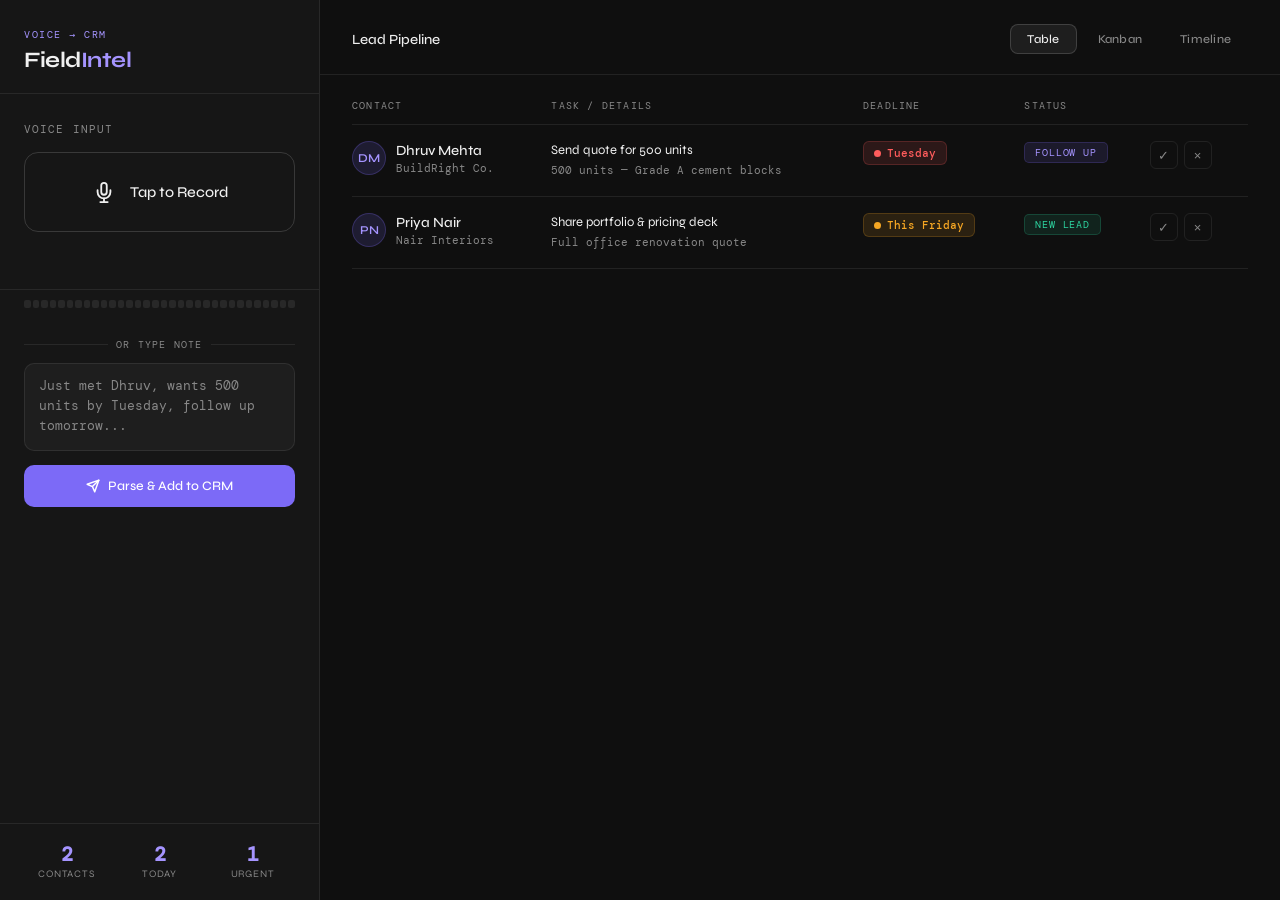
<file: voice_parse_crm/frontend/index.html>
<!DOCTYPE html>
<html>
<head>
<meta charset="UTF-8">
<title>FieldIntel — Voice to CRM</title>
<link rel="stylesheet" href="style.css">
</head>
<body>

<div class="app">
  <div class="left-panel">
    <div class="brand">
      <div class="brand-tag">Voice → CRM</div>
      <div class="brand-name">Field<span>Intel</span></div>
    </div>

    <div class="record-zone">
      <div class="record-label">Voice Input</div>
      <button class="mic-btn" id="micBtn" onclick="toggleRecording()">
        <div class="mic-icon">
          <svg viewBox="0 0 24 24" fill="none" stroke="currentColor" stroke-width="2" stroke-linecap="round" stroke-linejoin="round">
            <path d="M12 2a3 3 0 0 1 3 3v7a3 3 0 0 1-6 0V5a3 3 0 0 1 3-3z"/>
            <path d="M19 10v2a7 7 0 0 1-14 0v-2"/>
            <line x1="12" y1="19" x2="12" y2="23"/>
            <line x1="8" y1="23" x2="16" y2="23"/>
          </svg>
        </div>
        <span id="micLabel">Tap to Record</span>
      </button>
      <div class="recording-indicator" id="recIndicator">
        <div class="rec-dot"></div>
        <span id="recTimer">Recording... 0s</span>
      </div>
    </div>

    <div class="waveform-area" id="waveformArea"></div>

    <div class="text-input-zone">
      <div class="divider-label">or type note</div>
      <textarea id="noteInput" placeholder="Just met Dhruv, wants 500 units by Tuesday, follow up tomorrow..."></textarea>
      <button class="send-btn" id="parseBtn" onclick="parseNote()">
        <svg width="14" height="14" viewBox="0 0 24 24" fill="none" stroke="currentColor" stroke-width="2.5" stroke-linecap="round" stroke-linejoin="round">
          <path d="M22 2L11 13"/><path d="M22 2L15 22 11 13 2 9l20-7z"/>
        </svg>
        Parse & Add to CRM
      </button>
    </div>

    <div class="stats-strip">
      <div class="stat-item">
        <div class="stat-num" id="statTotal">0</div>
        <div class="stat-lbl">Contacts</div>
      </div>
      <div class="stat-item">
        <div class="stat-num" id="statToday">0</div>
        <div class="stat-lbl">Today</div>
      </div>
      <div class="stat-item">
        <div class="stat-num" id="statUrgent">0</div>
        <div class="stat-lbl">Urgent</div>
      </div>
    </div>
  </div>

  <div class="right-panel">
    <div class="panel-header">
      <div class="panel-title">Lead Pipeline</div>
      <div class="panel-tabs">
        <button class="tab-btn active" onclick="switchTab(this,'table')">Table</button>
        <button class="tab-btn" onclick="switchTab(this,'kanban')">Kanban</button>
        <button class="tab-btn" onclick="switchTab(this,'timeline')">Timeline</button>
      </div>
    </div>

    <div class="processing-banner" id="processingBanner">
      <div class="spin"></div>
      <span id="processingText">Parsing your note with AI...</span>
    </div>

    <div class="crm-content" id="crmContent"></div>
  </div>
</div>

<div class="toast" id="toast">
  <div class="toast-dot"></div>
  <span id="toastMsg"></span>
</div>

<script src="app.js"></script>
</body>
</html>
</file>
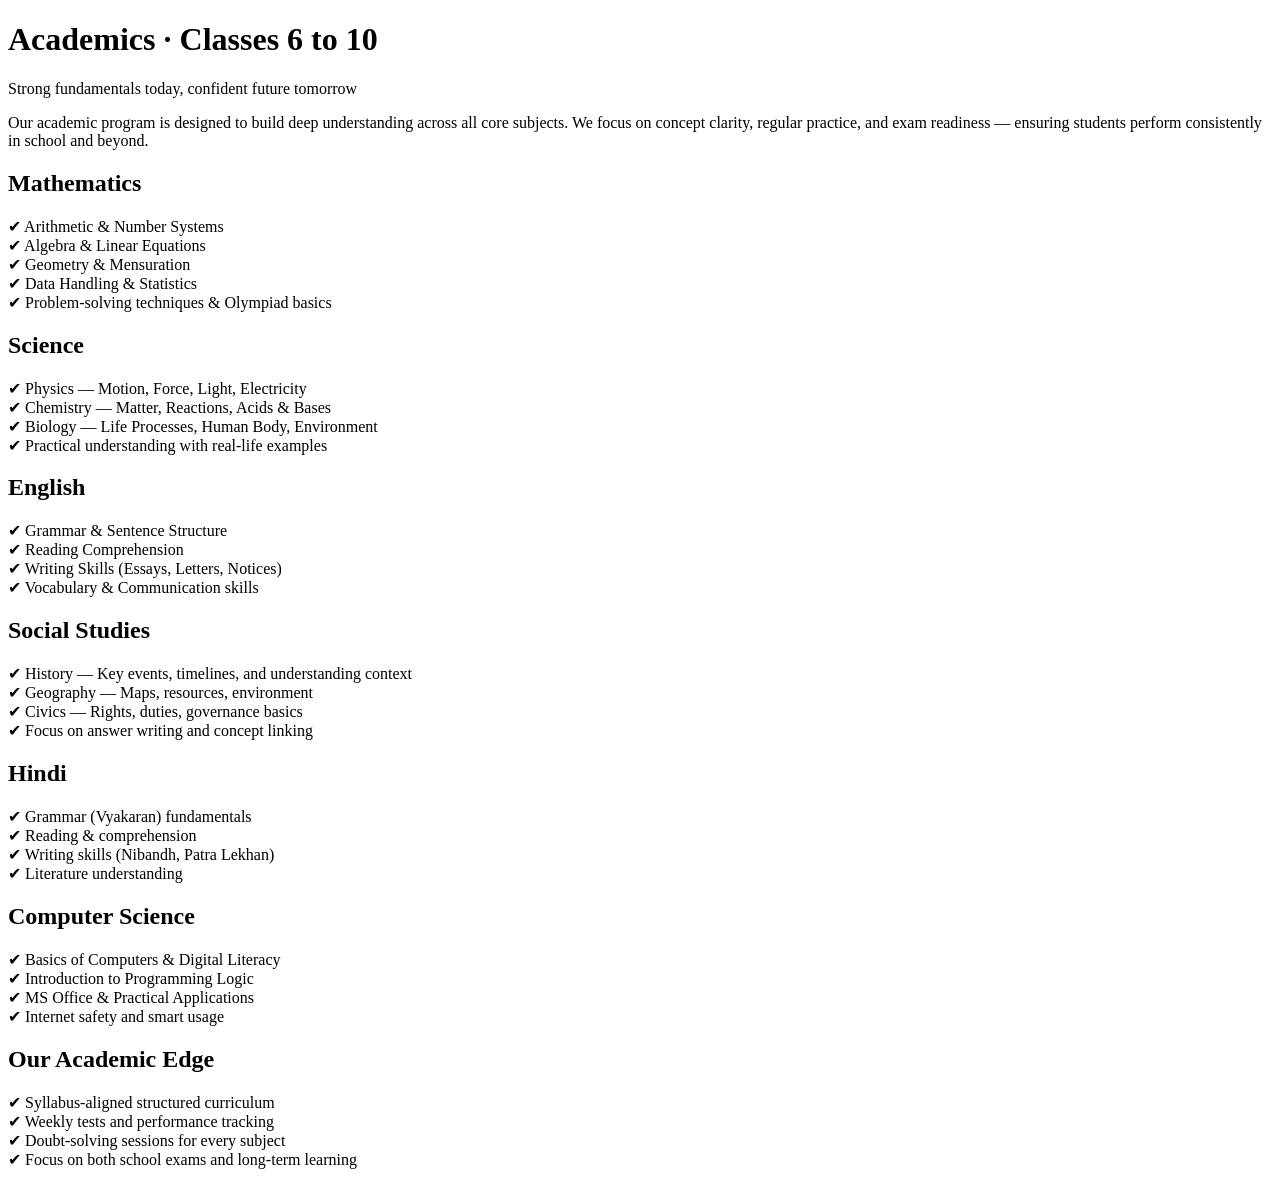
<file: classes_db_management/tabs/html/academics.html>
<!DOCTYPE html>
<html lang="en">
<head>
    <meta charset="UTF-8">
    <meta name="viewport" content="width=device-width, initial-scale=1.0">
    <title>Academics</title>
</head>

<body>

<div class="container">

    <div class="section">
        <h1>Academics · Classes 6 to 10</h1>
        <p class="highlight">Strong fundamentals today, confident future tomorrow</p>
        <p>
            Our academic program is designed to build deep understanding across all core subjects.
            We focus on concept clarity, regular practice, and exam readiness — ensuring students
            perform consistently in school and beyond.
        </p>
    </div>

    <div class="section">
        <h2>Mathematics</h2>
        <p>
            ✔ Arithmetic & Number Systems<br>
            ✔ Algebra & Linear Equations<br>
            ✔ Geometry & Mensuration<br>
            ✔ Data Handling & Statistics<br>
            ✔ Problem-solving techniques & Olympiad basics
        </p>
    </div>

    <div class="section">
        <h2>Science</h2>
        <p>
            ✔ Physics — Motion, Force, Light, Electricity<br>
            ✔ Chemistry — Matter, Reactions, Acids & Bases<br>
            ✔ Biology — Life Processes, Human Body, Environment<br>
            ✔ Practical understanding with real-life examples
        </p>
    </div>

    <div class="section">
        <h2>English</h2>
        <p>
            ✔ Grammar & Sentence Structure<br>
            ✔ Reading Comprehension<br>
            ✔ Writing Skills (Essays, Letters, Notices)<br>
            ✔ Vocabulary & Communication skills
        </p>
    </div>

    <div class="section">
        <h2>Social Studies</h2>
        <p>
            ✔ History — Key events, timelines, and understanding context<br>
            ✔ Geography — Maps, resources, environment<br>
            ✔ Civics — Rights, duties, governance basics<br>
            ✔ Focus on answer writing and concept linking
        </p>
    </div>

    <div class="section">
        <h2>Hindi</h2>
        <p>
            ✔ Grammar (Vyakaran) fundamentals<br>
            ✔ Reading & comprehension<br>
            ✔ Writing skills (Nibandh, Patra Lekhan)<br>
            ✔ Literature understanding
        </p>
    </div>

    <div class="section">
        <h2>Computer Science</h2>
        <p>
            ✔ Basics of Computers & Digital Literacy<br>
            ✔ Introduction to Programming Logic<br>
            ✔ MS Office & Practical Applications<br>
            ✔ Internet safety and smart usage
        </p>
    </div>

    <div class="section">
        <h2>Our Academic Edge</h2>
        <p>
            ✔ Syllabus-aligned structured curriculum<br>
            ✔ Weekly tests and performance tracking<br>
            ✔ Doubt-solving sessions for every subject<br>
            ✔ Focus on both school exams and long-term learning
        </p>
    </div>

</div>

</body>
</html>
</file>
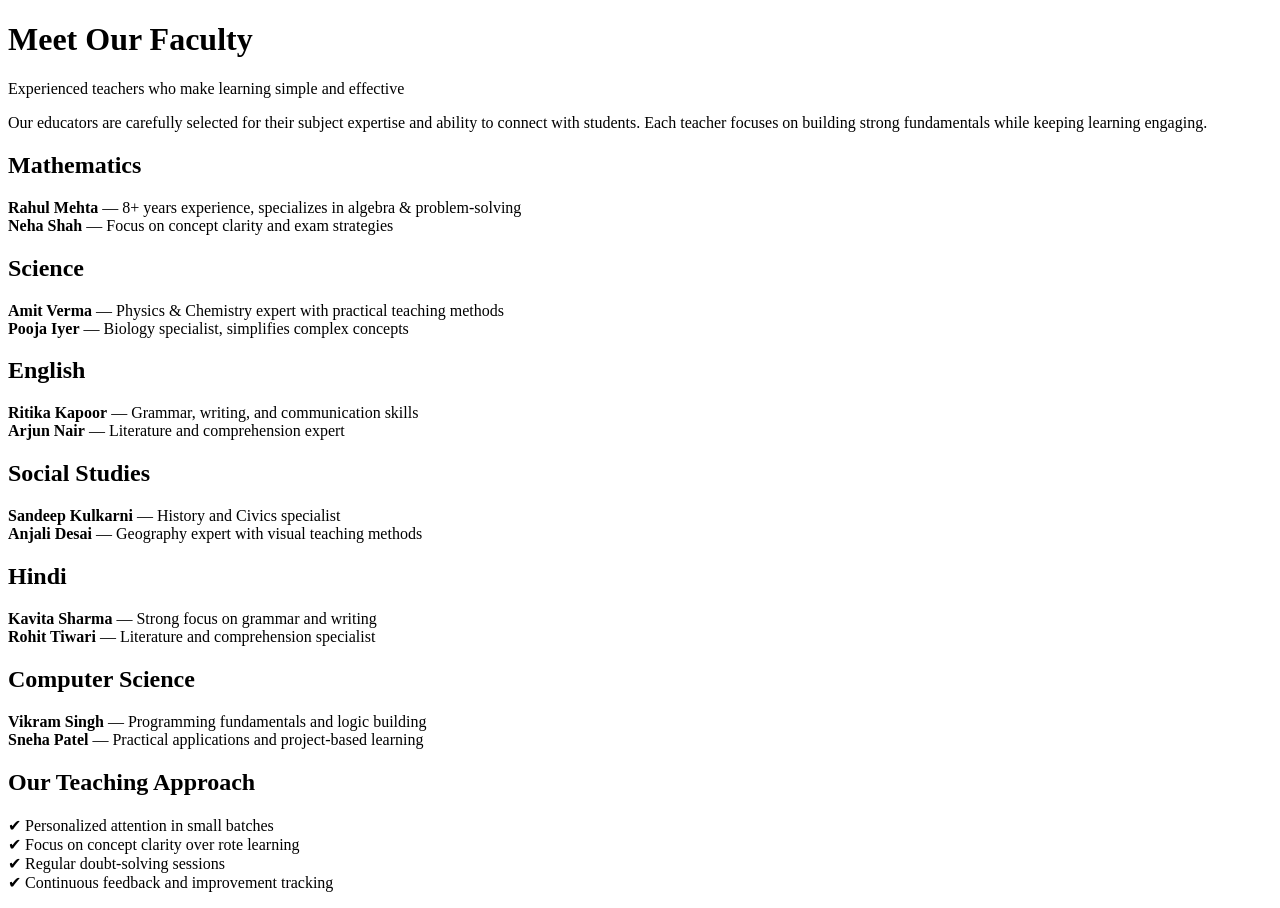
<file: classes_db_management/tabs/html/faculty.html>
<!DOCTYPE html>
<html lang="en">
<head>
    <meta charset="UTF-8">
    <meta name="viewport" content="width=device-width, initial-scale=1.0">
    <title>Our Faculty</title>
</head>

<body>

<div class="container">

    <div class="section">
        <h1>Meet Our Faculty</h1>
        <p class="highlight">Experienced teachers who make learning simple and effective</p>
        <p>
            Our educators are carefully selected for their subject expertise and ability to connect with students.
            Each teacher focuses on building strong fundamentals while keeping learning engaging.
        </p>
    </div>

    <div class="section">
        <h2>Mathematics</h2>
        <p>
            <strong>Rahul Mehta</strong> — 8+ years experience, specializes in algebra & problem-solving<br>
            <strong>Neha Shah</strong> — Focus on concept clarity and exam strategies
        </p>
    </div>

    <div class="section">
        <h2>Science</h2>
        <p>
            <strong>Amit Verma</strong> — Physics & Chemistry expert with practical teaching methods<br>
            <strong>Pooja Iyer</strong> — Biology specialist, simplifies complex concepts
        </p>
    </div>

    <div class="section">
        <h2>English</h2>
        <p>
            <strong>Ritika Kapoor</strong> — Grammar, writing, and communication skills<br>
            <strong>Arjun Nair</strong> — Literature and comprehension expert
        </p>
    </div>

    <div class="section">
        <h2>Social Studies</h2>
        <p>
            <strong>Sandeep Kulkarni</strong> — History and Civics specialist<br>
            <strong>Anjali Desai</strong> — Geography expert with visual teaching methods
        </p>
    </div>

    <div class="section">
        <h2>Hindi</h2>
        <p>
            <strong>Kavita Sharma</strong> — Strong focus on grammar and writing<br>
            <strong>Rohit Tiwari</strong> — Literature and comprehension specialist
        </p>
    </div>

    <div class="section">
        <h2>Computer Science</h2>
        <p>
            <strong>Vikram Singh</strong> — Programming fundamentals and logic building<br>
            <strong>Sneha Patel</strong> — Practical applications and project-based learning
        </p>
    </div>

    <div class="section">
        <h2>Our Teaching Approach</h2>
        <p>
            ✔ Personalized attention in small batches<br>
            ✔ Focus on concept clarity over rote learning<br>
            ✔ Regular doubt-solving sessions<br>
            ✔ Continuous feedback and improvement tracking
        </p>
    </div>

</div>

</body>
</html>
</file>
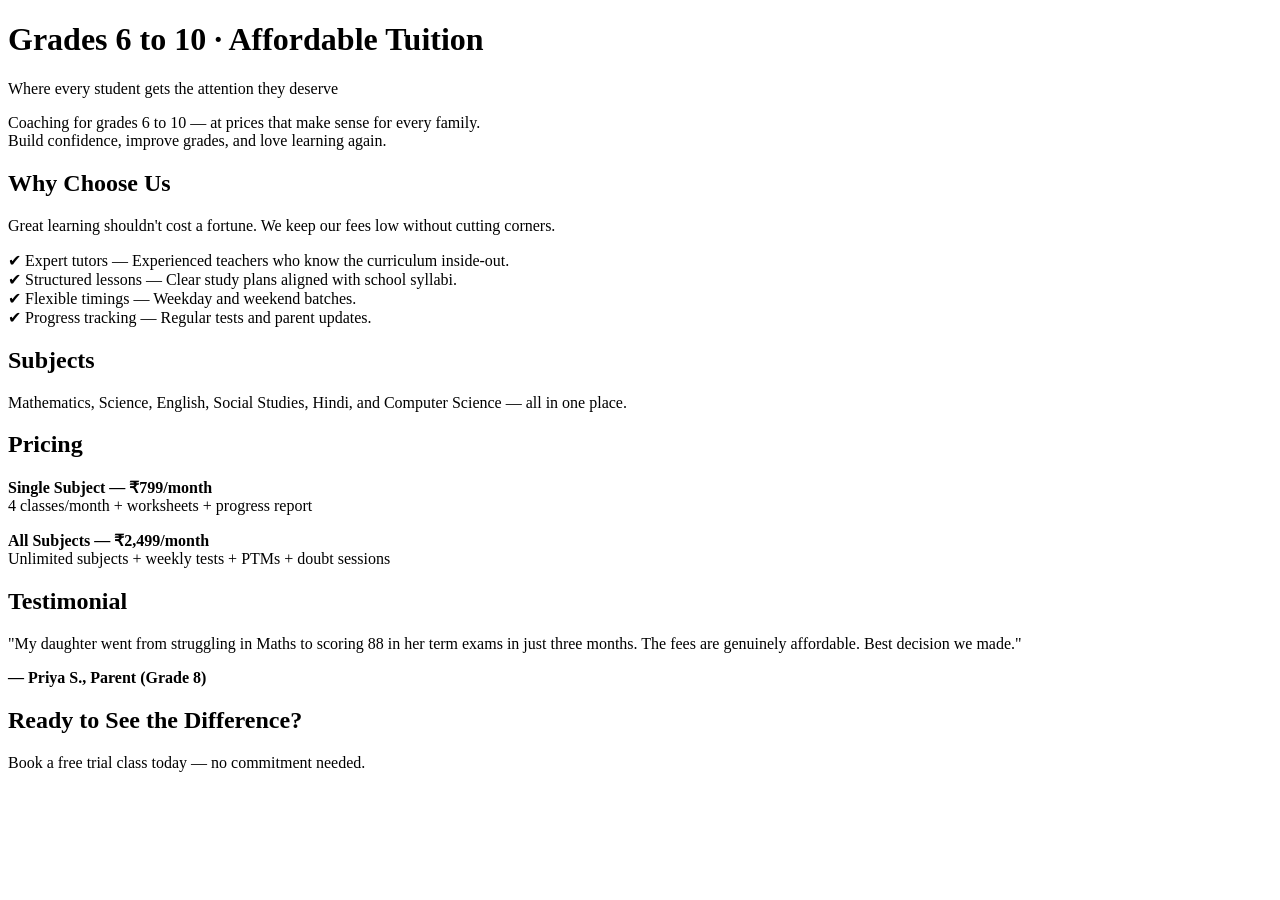
<file: classes_db_management/tabs/html/home.html>
<!DOCTYPE html>
<html lang="en">
<head>
    <meta charset="UTF-8">
    <meta name="viewport" content="width=device-width, initial-scale=1.0">
    <title>Academic Classes</title>
</head>

<body>

<div class="container">

    <div class="section">
        <h1>Grades 6 to 10 · Affordable Tuition</h1>
        <p class="highlight">Where every student gets the attention they deserve</p>
        <p>
            Coaching for grades 6 to 10 — at prices that make sense for every family.<br>
            Build confidence, improve grades, and love learning again.
        </p>
    </div>

    <div class="section">
        <h2>Why Choose Us</h2>
        <p>
            Great learning shouldn't cost a fortune. We keep our fees low without cutting corners.
        </p>
        <p>
            ✔ Expert tutors — Experienced teachers who know the curriculum inside-out.<br>
            ✔ Structured lessons — Clear study plans aligned with school syllabi.<br>
            ✔ Flexible timings — Weekday and weekend batches.<br>
            ✔ Progress tracking — Regular tests and parent updates.
        </p>
    </div>

    <div class="section">
        <h2>Subjects</h2>
        <p>
            Mathematics, Science, English, Social Studies, Hindi, and Computer Science — all in one place.
        </p>
    </div>

    <div class="section">
        <h2>Pricing</h2>
        <p class="pricing">
            <strong>Single Subject — ₹799/month</strong><br>
            4 classes/month + worksheets + progress report
        </p>
        <p class="pricing">
            <strong>All Subjects — ₹2,499/month</strong><br>
            Unlimited subjects + weekly tests + PTMs + doubt sessions
        </p>
    </div>

    <div class="section">
        <h2>Testimonial</h2>
        <p class="testimonial">
            "My daughter went from struggling in Maths to scoring 88 in her term exams in just three months.
            The fees are genuinely affordable. Best decision we made."
        </p>
        <p><strong>— Priya S., Parent (Grade 8)</strong></p>
    </div>

    <div class="section">
        <h2>Ready to See the Difference?</h2>
        <p>Book a free trial class today — no commitment needed.</p>
    </div>

</div>

</body>
</html>
</file>
<file: voice_parse_crm/frontend/style.css>
@import url('https://fonts.googleapis.com/css2?family=DM+Mono:wght@400;500&family=Syne:wght@400;500;600;700&display=swap');

*, *::before, *::after { box-sizing: border-box; margin: 0; padding: 0; }

:root {
  --bg: #0f0f0f;
  --bg2: #161616;
  --bg3: #1e1e1e;
  --border: rgba(255,255,255,0.08);
  --border2: rgba(255,255,255,0.15);
  --text: #f0f0f0;
  --muted: #888;
  --accent: #7c6af7;
  --accent2: #a594ff;
  --green: #2dd4a0;
  --amber: #f5a623;
  --red: #ff5c5c;
  --mono: 'DM Mono', monospace;
  --sans: 'Syne', sans-serif;
}

body { background: var(--bg); color: var(--text); font-family: var(--sans); min-height: 100vh; overflow-x: hidden; }

/* ── LAYOUT ─────────────────────────────────────────────────── */
.app { display: grid; grid-template-columns: 320px 1fr; min-height: 100vh; }

/* ── LEFT PANEL ─────────────────────────────────────────────── */
.left-panel { background: var(--bg2); border-right: 1px solid var(--border); display: flex; flex-direction: column; }

.brand { padding: 28px 24px 20px; border-bottom: 1px solid var(--border); }
.brand-tag { font-size: 10px; letter-spacing: 0.15em; text-transform: uppercase; color: var(--accent2); font-family: var(--mono); margin-bottom: 6px; }
.brand-name { font-size: 22px; font-weight: 700; letter-spacing: -0.5px; }
.brand-name span { color: var(--accent2); }

/* ── RECORD ZONE ────────────────────────────────────────────── */
.record-zone { padding: 28px 24px; border-bottom: 1px solid var(--border); flex-shrink: 0; }
.record-label { font-size: 11px; font-family: var(--mono); color: var(--muted); letter-spacing: 0.1em; text-transform: uppercase; margin-bottom: 16px; }

.mic-btn {
  width: 100%; height: 80px;
  background: transparent;
  border: 1.5px solid var(--border2);
  border-radius: 14px;
  cursor: pointer;
  display: flex; align-items: center; justify-content: center; gap: 12px;
  font-family: var(--sans); font-size: 15px; font-weight: 500; color: var(--text);
  transition: all 0.2s ease;
}
.mic-btn:hover { border-color: var(--accent); background: rgba(124,106,247,0.06); }
.mic-btn.recording { border-color: var(--red); background: rgba(255,92,92,0.08); animation: pulse-border 1.5s ease infinite; }

@keyframes pulse-border {
  0%, 100% { box-shadow: 0 0 0 0 rgba(255,92,92,0.3); }
  50% { box-shadow: 0 0 0 8px rgba(255,92,92,0); }
}

.mic-icon { width: 28px; height: 28px; display: flex; align-items: center; justify-content: center; }
.mic-icon svg { width: 22px; height: 22px; }

.recording-indicator { display: flex; align-items: center; gap: 8px; font-size: 13px; color: var(--red); font-family: var(--mono); margin-top: 12px; opacity: 0; transition: opacity 0.3s; }
.recording-indicator.visible { opacity: 1; }
.rec-dot { width: 7px; height: 7px; background: var(--red); border-radius: 50%; animation: blink 1s ease infinite; }
@keyframes blink { 0%, 100% { opacity: 1; } 50% { opacity: 0.2; } }

/* ── WAVEFORM ───────────────────────────────────────────────── */
.waveform-area { padding: 0 24px 20px; height: 48px; display: flex; align-items: center; gap: 2px; }
.waveform-bar { flex: 1; background: var(--border); border-radius: 2px; height: 8px; transition: height 0.1s ease; }

/* ── TEXT INPUT ─────────────────────────────────────────────── */
.text-input-zone { padding: 0 24px 24px; }
.divider-label { display: flex; align-items: center; gap: 8px; font-size: 10px; color: var(--muted); font-family: var(--mono); letter-spacing: 0.12em; text-transform: uppercase; margin-bottom: 12px; }
.divider-label::before, .divider-label::after { content: ''; flex: 1; height: 1px; background: var(--border); }

textarea {
  width: 100%; background: var(--bg3); border: 1px solid var(--border); border-radius: 10px;
  padding: 12px 14px; font-family: var(--mono); font-size: 12.5px; color: var(--text);
  resize: none; height: 88px; line-height: 1.6; outline: none; transition: border-color 0.2s;
}
textarea:focus { border-color: var(--accent); }
textarea::placeholder { color: var(--muted); }

.send-btn {
  width: 100%; margin-top: 10px; height: 42px;
  background: var(--accent); border: none; border-radius: 10px;
  color: white; font-family: var(--sans); font-size: 13px; font-weight: 500;
  cursor: pointer; transition: all 0.2s;
  display: flex; align-items: center; justify-content: center; gap: 8px;
}
.send-btn:hover { background: var(--accent2); transform: translateY(-1px); }
.send-btn:active { transform: translateY(0); }
.send-btn:disabled { opacity: 0.4; cursor: not-allowed; transform: none; }

/* ── STATS STRIP ────────────────────────────────────────────── */
.stats-strip { margin-top: auto; padding: 20px 24px; border-top: 1px solid var(--border); display: grid; grid-template-columns: 1fr 1fr 1fr; gap: 8px; }
.stat-item { text-align: center; }
.stat-num { font-size: 20px; font-weight: 700; color: var(--accent2); font-family: var(--mono); line-height: 1; }
.stat-lbl { font-size: 10px; color: var(--muted); margin-top: 4px; letter-spacing: 0.08em; text-transform: uppercase; }

/* ── RIGHT PANEL ────────────────────────────────────────────── */
.right-panel { display: flex; flex-direction: column; overflow: hidden; }

.panel-header { padding: 24px 32px 20px; border-bottom: 1px solid var(--border); display: flex; align-items: center; justify-content: space-between; flex-shrink: 0; }
.panel-title { font-size: 14px; font-weight: 500; }
.panel-tabs { display: flex; gap: 4px; }

.tab-btn {
  padding: 7px 16px; border-radius: 8px; border: 1px solid transparent;
  background: transparent; font-family: var(--sans); font-size: 12px; font-weight: 500;
  color: var(--muted); cursor: pointer; transition: all 0.15s; letter-spacing: 0.02em;
}
.tab-btn.active { background: var(--bg3); border-color: var(--border2); color: var(--text); }
.tab-btn:hover:not(.active) { color: var(--text); }

/* ── PROCESSING BANNER ──────────────────────────────────────── */
.processing-banner {
  margin: 16px 32px 0; padding: 14px 18px;
  background: rgba(124,106,247,0.08); border: 1px solid rgba(124,106,247,0.2); border-radius: 10px;
  font-family: var(--mono); font-size: 12px; color: var(--accent2);
  display: none; align-items: center; gap: 10px; flex-shrink: 0;
}
.processing-banner.visible { display: flex; }

.spin { width: 14px; height: 14px; border: 2px solid rgba(124,106,247,0.3); border-top-color: var(--accent2); border-radius: 50%; animation: spin 0.8s linear infinite; flex-shrink: 0; }
@keyframes spin { to { transform: rotate(360deg); } }

/* ── CRM TABLE ──────────────────────────────────────────────── */
.crm-content { flex: 1; overflow-y: auto; padding: 24px 32px; }

.crm-table { width: 100%; border-collapse: collapse; }
.crm-table thead tr { border-bottom: 1px solid var(--border); }
.crm-table th { font-size: 10px; font-family: var(--mono); text-transform: uppercase; letter-spacing: 0.12em; color: var(--muted); padding: 0 16px 12px 0; text-align: left; font-weight: 400; }
.crm-table td { padding: 16px 16px 16px 0; border-bottom: 1px solid var(--border); vertical-align: top; }
.contact-row:hover td { background: rgba(255,255,255,0.015); }

.contact-name { display: flex; align-items: center; gap: 10px; }
.avatar { width: 34px; height: 34px; border-radius: 50%; background: rgba(124,106,247,0.15); border: 1px solid rgba(124,106,247,0.25); display: flex; align-items: center; justify-content: center; font-size: 12px; font-weight: 600; color: var(--accent2); flex-shrink: 0; }
.name-text { font-size: 14px; font-weight: 500; }
.company-text { font-size: 11px; color: var(--muted); margin-top: 2px; font-family: var(--mono); }
.task-cell { font-size: 13px; line-height: 1.5; max-width: 280px; }

.deadline-chip { display: inline-flex; align-items: center; gap: 6px; padding: 4px 10px; border-radius: 6px; font-size: 11px; font-family: var(--mono); font-weight: 500; }
.deadline-chip.urgent { background: rgba(255,92,92,0.12); color: var(--red); border: 1px solid rgba(255,92,92,0.2); }
.deadline-chip.soon { background: rgba(245,166,35,0.12); color: var(--amber); border: 1px solid rgba(245,166,35,0.2); }
.deadline-chip.normal { background: rgba(45,212,160,0.1); color: var(--green); border: 1px solid rgba(45,212,160,0.2); }

.priority-dot { width: 7px; height: 7px; border-radius: 50%; display: inline-block; }
.priority-dot.high { background: var(--red); }
.priority-dot.med { background: var(--amber); }
.priority-dot.low { background: var(--green); }

.status-badge { display: inline-flex; padding: 3px 10px; border-radius: 5px; font-size: 10px; font-family: var(--mono); text-transform: uppercase; letter-spacing: 0.08em; }
.status-badge.followup { background: rgba(124,106,247,0.12); color: var(--accent2); border: 1px solid rgba(124,106,247,0.2); }
.status-badge.new { background: rgba(45,212,160,0.1); color: var(--green); border: 1px solid rgba(45,212,160,0.2); }

.action-btns { display: flex; gap: 6px; }
.action-btn { width: 28px; height: 28px; border: 1px solid var(--border); background: transparent; border-radius: 6px; cursor: pointer; display: flex; align-items: center; justify-content: center; color: var(--muted); transition: all 0.15s; font-size: 13px; }
.action-btn:hover { border-color: var(--border2); color: var(--text); }

/* ── KANBAN ─────────────────────────────────────────────────── */
.kanban-board { display: grid; grid-template-columns: repeat(3, 1fr); gap: 16px; align-items: start; }
.kanban-col { background: var(--bg2); border: 1px solid var(--border); border-radius: 12px; padding: 16px; }
.kanban-col-header { display: flex; align-items: center; justify-content: space-between; margin-bottom: 14px; }
.kanban-col-title { font-size: 11px; font-family: var(--mono); text-transform: uppercase; letter-spacing: 0.12em; color: var(--muted); }
.kanban-count { font-size: 11px; font-family: var(--mono); background: var(--bg3); border: 1px solid var(--border); border-radius: 4px; padding: 1px 7px; color: var(--muted); }
.kanban-card { background: var(--bg3); border: 1px solid var(--border); border-radius: 10px; padding: 14px; margin-bottom: 10px; cursor: pointer; transition: border-color 0.15s; }
.kanban-card:hover { border-color: var(--border2); }
.kanban-card-name { font-size: 13px; font-weight: 500; margin-bottom: 6px; }
.kanban-card-task { font-size: 11px; color: var(--muted); line-height: 1.5; margin-bottom: 10px; }
.kanban-card-footer { display: flex; align-items: center; justify-content: space-between; }

/* ── TIMELINE ───────────────────────────────────────────────── */
.timeline { padding: 8px 0; }
.timeline-item { display: flex; gap: 16px; padding: 0 0 24px; position: relative; }
.timeline-item::before { content: ''; position: absolute; left: 16px; top: 32px; bottom: 0; width: 1px; background: var(--border); }
.timeline-item:last-child::before { display: none; }
.timeline-dot { width: 32px; height: 32px; border-radius: 50%; background: rgba(124,106,247,0.12); border: 1px solid rgba(124,106,247,0.25); display: flex; align-items: center; justify-content: center; font-size: 12px; font-weight: 600; color: var(--accent2); flex-shrink: 0; }
.timeline-content { flex: 1; padding-top: 4px; }
.timeline-header { display: flex; align-items: center; gap: 8px; margin-bottom: 4px; }
.timeline-name { font-size: 14px; font-weight: 500; }
.timeline-time { font-size: 11px; color: var(--muted); font-family: var(--mono); }
.timeline-task { font-size: 13px; color: var(--muted); line-height: 1.5; }
.timeline-tags { display: flex; gap: 6px; margin-top: 8px; }

/* ── EMPTY STATE ────────────────────────────────────────────── */
.empty-state { display: flex; flex-direction: column; align-items: center; justify-content: center; padding: 60px 40px; text-align: center; opacity: 0.5; }
.empty-icon { font-size: 32px; margin-bottom: 12px; opacity: 0.6; }
.empty-title { font-size: 14px; font-weight: 500; margin-bottom: 6px; }
.empty-sub { font-size: 12px; color: var(--muted); font-family: var(--mono); }

/* ── TOAST ──────────────────────────────────────────────────── */
.toast { position: fixed; bottom: 24px; right: 24px; background: var(--bg3); border: 1px solid var(--border2); border-radius: 10px; padding: 12px 18px; font-size: 13px; color: var(--text); transform: translateY(80px); opacity: 0; transition: all 0.35s cubic-bezier(0.34,1.56,0.64,1); z-index: 999; display: flex; align-items: center; gap: 10px; box-shadow: 0 4px 24px rgba(0,0,0,0.4); }
.toast.show { transform: translateY(0); opacity: 1; }
.toast.success { border-color: rgba(45,212,160,0.3); }
.toast.error { border-color: rgba(255,92,92,0.3); }
.toast-dot { width: 8px; height: 8px; border-radius: 50%; flex-shrink: 0; }
.toast.success .toast-dot { background: var(--green); }
.toast.error .toast-dot { background: var(--red); }

/* ── MISC ───────────────────────────────────────────────────── */
::-webkit-scrollbar { width: 4px; }
::-webkit-scrollbar-track { background: transparent; }
::-webkit-scrollbar-thumb { background: var(--border2); border-radius: 2px; }

@keyframes row-enter { from { background: rgba(124,106,247,0.08); } to { background: transparent; } }
.row-new { animation: row-enter 2s ease forwards; }
</file>
